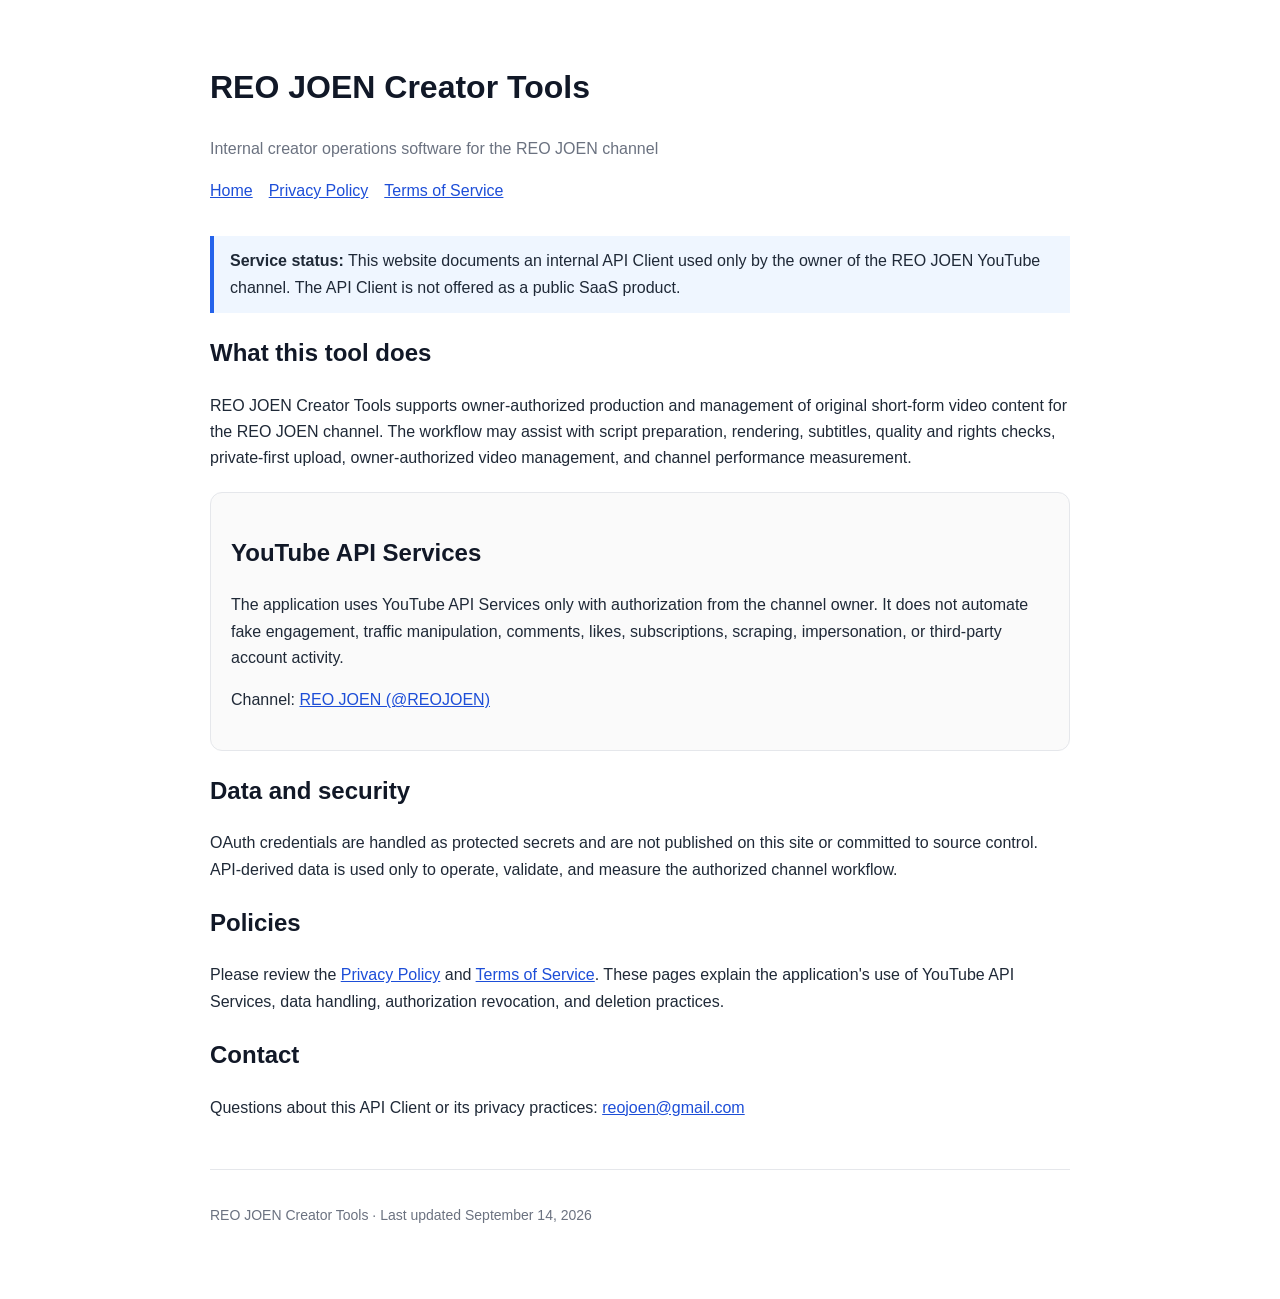
<file: site/index.html>
<!doctype html><html lang="en"><head><meta charset="utf-8"><meta name="viewport" content="width=device-width,initial-scale=1"><title>REO JOEN Creator Tools</title><link rel="stylesheet" href="./styles.css"></head><body><header><h1>REO JOEN Creator Tools</h1><p class="muted">Internal creator operations software for the REO JOEN channel</p><nav><a href="./">Home</a><a href="./privacy/">Privacy Policy</a><a href="./terms/">Terms of Service</a></nav></header><main><div class="notice"><strong>Service status:</strong> This website documents an internal API Client used only by the owner of the REO JOEN YouTube channel. The API Client is not offered as a public SaaS product.</div><h2>What this tool does</h2><p>REO JOEN Creator Tools supports owner-authorized production and management of original short-form video content for the REO JOEN channel. The workflow may assist with script preparation, rendering, subtitles, quality and rights checks, private-first upload, owner-authorized video management, and channel performance measurement.</p><div class="card"><h2>YouTube API Services</h2><p>The application uses YouTube API Services only with authorization from the channel owner. It does not automate fake engagement, traffic manipulation, comments, likes, subscriptions, scraping, impersonation, or third-party account activity.</p><p>Channel: <a href="https://www.youtube.com/@REOJOEN">REO JOEN (@REOJOEN)</a></p></div><h2>Data and security</h2><p>OAuth credentials are handled as protected secrets and are not published on this site or committed to source control. API-derived data is used only to operate, validate, and measure the authorized channel workflow.</p><h2>Policies</h2><p>Please review the <a href="./privacy/">Privacy Policy</a> and <a href="./terms/">Terms of Service</a>. These pages explain the application's use of YouTube API Services, data handling, authorization revocation, and deletion practices.</p><h2>Contact</h2><p>Questions about this API Client or its privacy practices: <a href="mailto:reojoen@gmail.com">reojoen@gmail.com</a></p></main><footer><p>REO JOEN Creator Tools · Last updated September 14, 2026</p></footer></body></html>
</file>
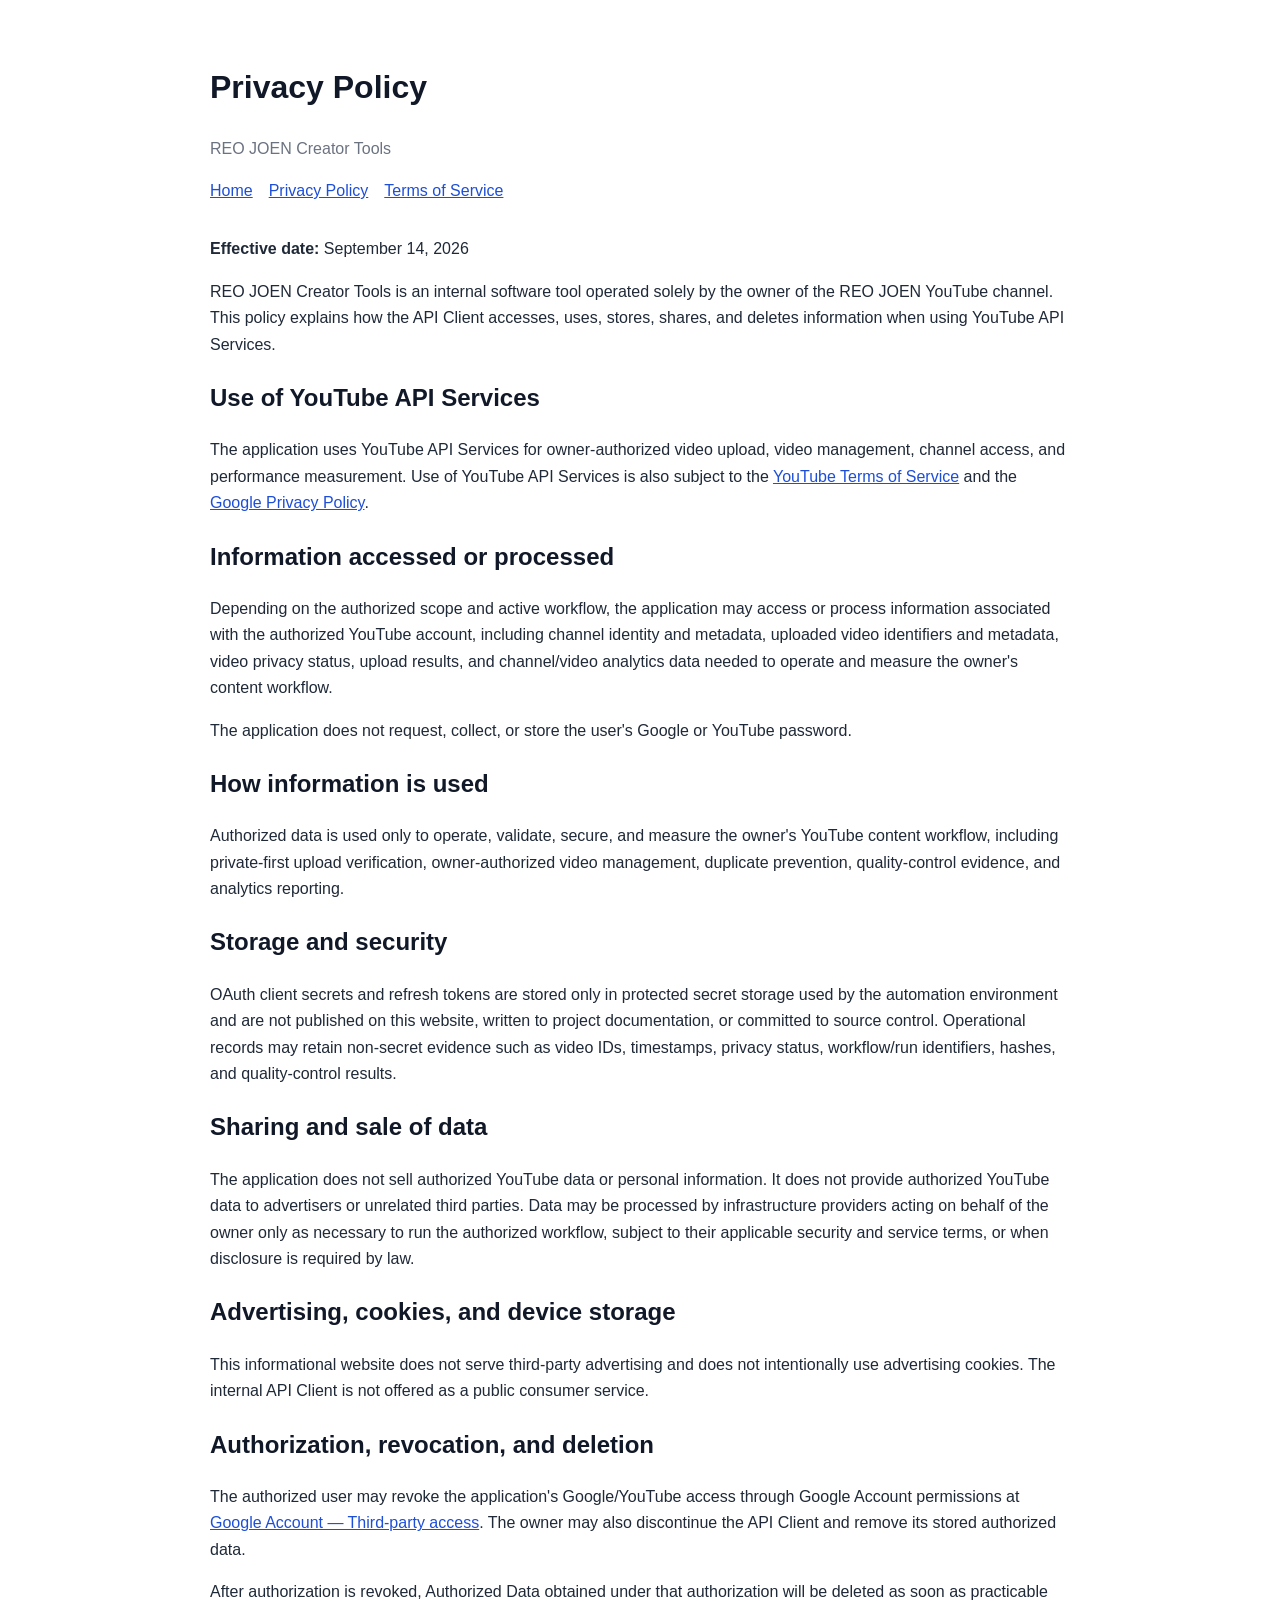
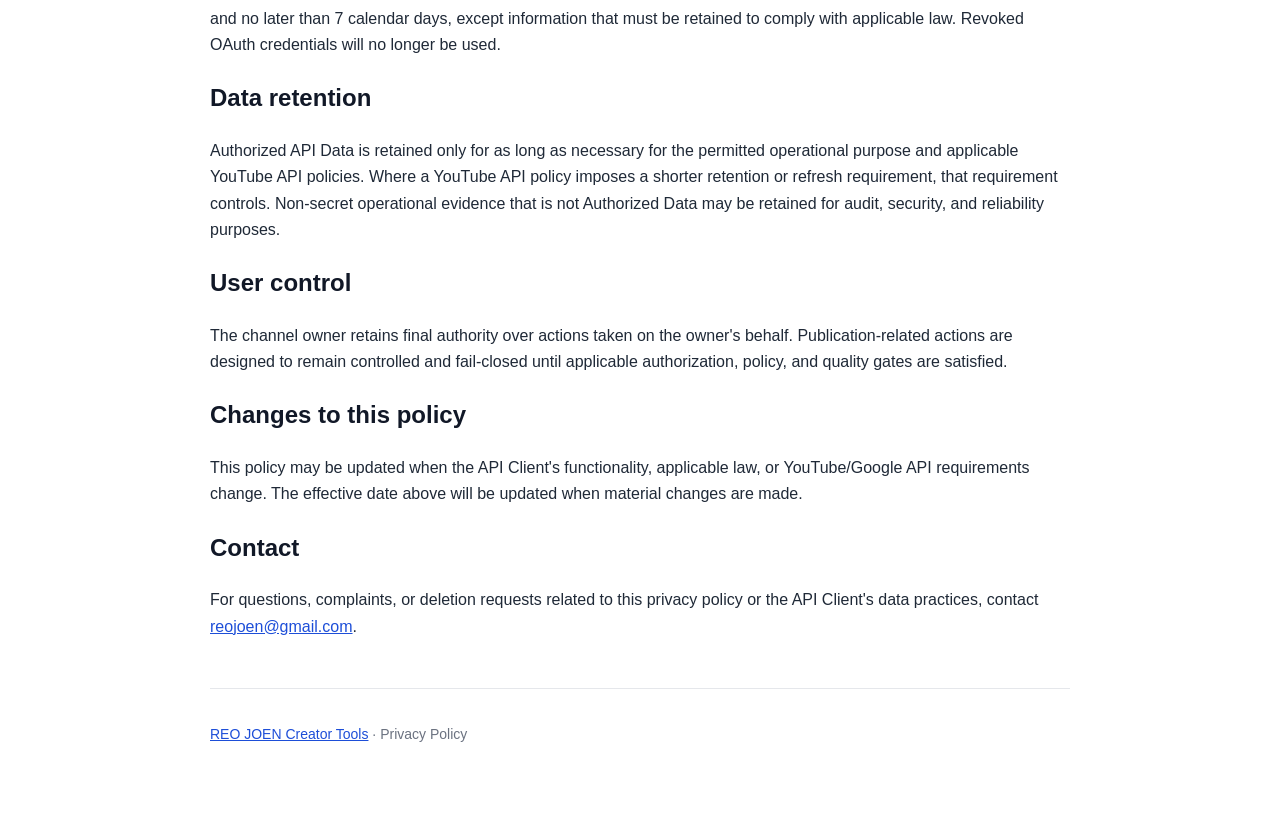
<file: site/privacy/index.html>
<!doctype html><html lang="en"><head><meta charset="utf-8"><meta name="viewport" content="width=device-width,initial-scale=1"><title>Privacy Policy | REO JOEN Creator Tools</title><link rel="stylesheet" href="../styles.css"></head><body><header><h1>Privacy Policy</h1><p class="muted">REO JOEN Creator Tools</p><nav><a href="../">Home</a><a href="./">Privacy Policy</a><a href="../terms/">Terms of Service</a></nav></header><main><p><strong>Effective date:</strong> September 14, 2026</p><p>REO JOEN Creator Tools is an internal software tool operated solely by the owner of the REO JOEN YouTube channel. This policy explains how the API Client accesses, uses, stores, shares, and deletes information when using YouTube API Services.</p><h2>Use of YouTube API Services</h2><p>The application uses YouTube API Services for owner-authorized video upload, video management, channel access, and performance measurement. Use of YouTube API Services is also subject to the <a href="https://www.youtube.com/t/terms">YouTube Terms of Service</a> and the <a href="https://policies.google.com/privacy">Google Privacy Policy</a>.</p><h2>Information accessed or processed</h2><p>Depending on the authorized scope and active workflow, the application may access or process information associated with the authorized YouTube account, including channel identity and metadata, uploaded video identifiers and metadata, video privacy status, upload results, and channel/video analytics data needed to operate and measure the owner's content workflow.</p><p>The application does not request, collect, or store the user's Google or YouTube password.</p><h2>How information is used</h2><p>Authorized data is used only to operate, validate, secure, and measure the owner's YouTube content workflow, including private-first upload verification, owner-authorized video management, duplicate prevention, quality-control evidence, and analytics reporting.</p><h2>Storage and security</h2><p>OAuth client secrets and refresh tokens are stored only in protected secret storage used by the automation environment and are not published on this website, written to project documentation, or committed to source control. Operational records may retain non-secret evidence such as video IDs, timestamps, privacy status, workflow/run identifiers, hashes, and quality-control results.</p><h2>Sharing and sale of data</h2><p>The application does not sell authorized YouTube data or personal information. It does not provide authorized YouTube data to advertisers or unrelated third parties. Data may be processed by infrastructure providers acting on behalf of the owner only as necessary to run the authorized workflow, subject to their applicable security and service terms, or when disclosure is required by law.</p><h2>Advertising, cookies, and device storage</h2><p>This informational website does not serve third-party advertising and does not intentionally use advertising cookies. The internal API Client is not offered as a public consumer service.</p><h2>Authorization, revocation, and deletion</h2><p>The authorized user may revoke the application's Google/YouTube access through Google Account permissions at <a href="https://myaccount.google.com/permissions">Google Account — Third-party access</a>. The owner may also discontinue the API Client and remove its stored authorized data.</p><p>After authorization is revoked, Authorized Data obtained under that authorization will be deleted as soon as practicable and no later than 7 calendar days, except information that must be retained to comply with applicable law. Revoked OAuth credentials will no longer be used.</p><h2>Data retention</h2><p>Authorized API Data is retained only for as long as necessary for the permitted operational purpose and applicable YouTube API policies. Where a YouTube API policy imposes a shorter retention or refresh requirement, that requirement controls. Non-secret operational evidence that is not Authorized Data may be retained for audit, security, and reliability purposes.</p><h2>User control</h2><p>The channel owner retains final authority over actions taken on the owner's behalf. Publication-related actions are designed to remain controlled and fail-closed until applicable authorization, policy, and quality gates are satisfied.</p><h2>Changes to this policy</h2><p>This policy may be updated when the API Client's functionality, applicable law, or YouTube/Google API requirements change. The effective date above will be updated when material changes are made.</p><h2>Contact</h2><p>For questions, complaints, or deletion requests related to this privacy policy or the API Client's data practices, contact <a href="mailto:reojoen@gmail.com">reojoen@gmail.com</a>.</p></main><footer><p><a href="../">REO JOEN Creator Tools</a> · Privacy Policy</p></footer></body></html>
</file>
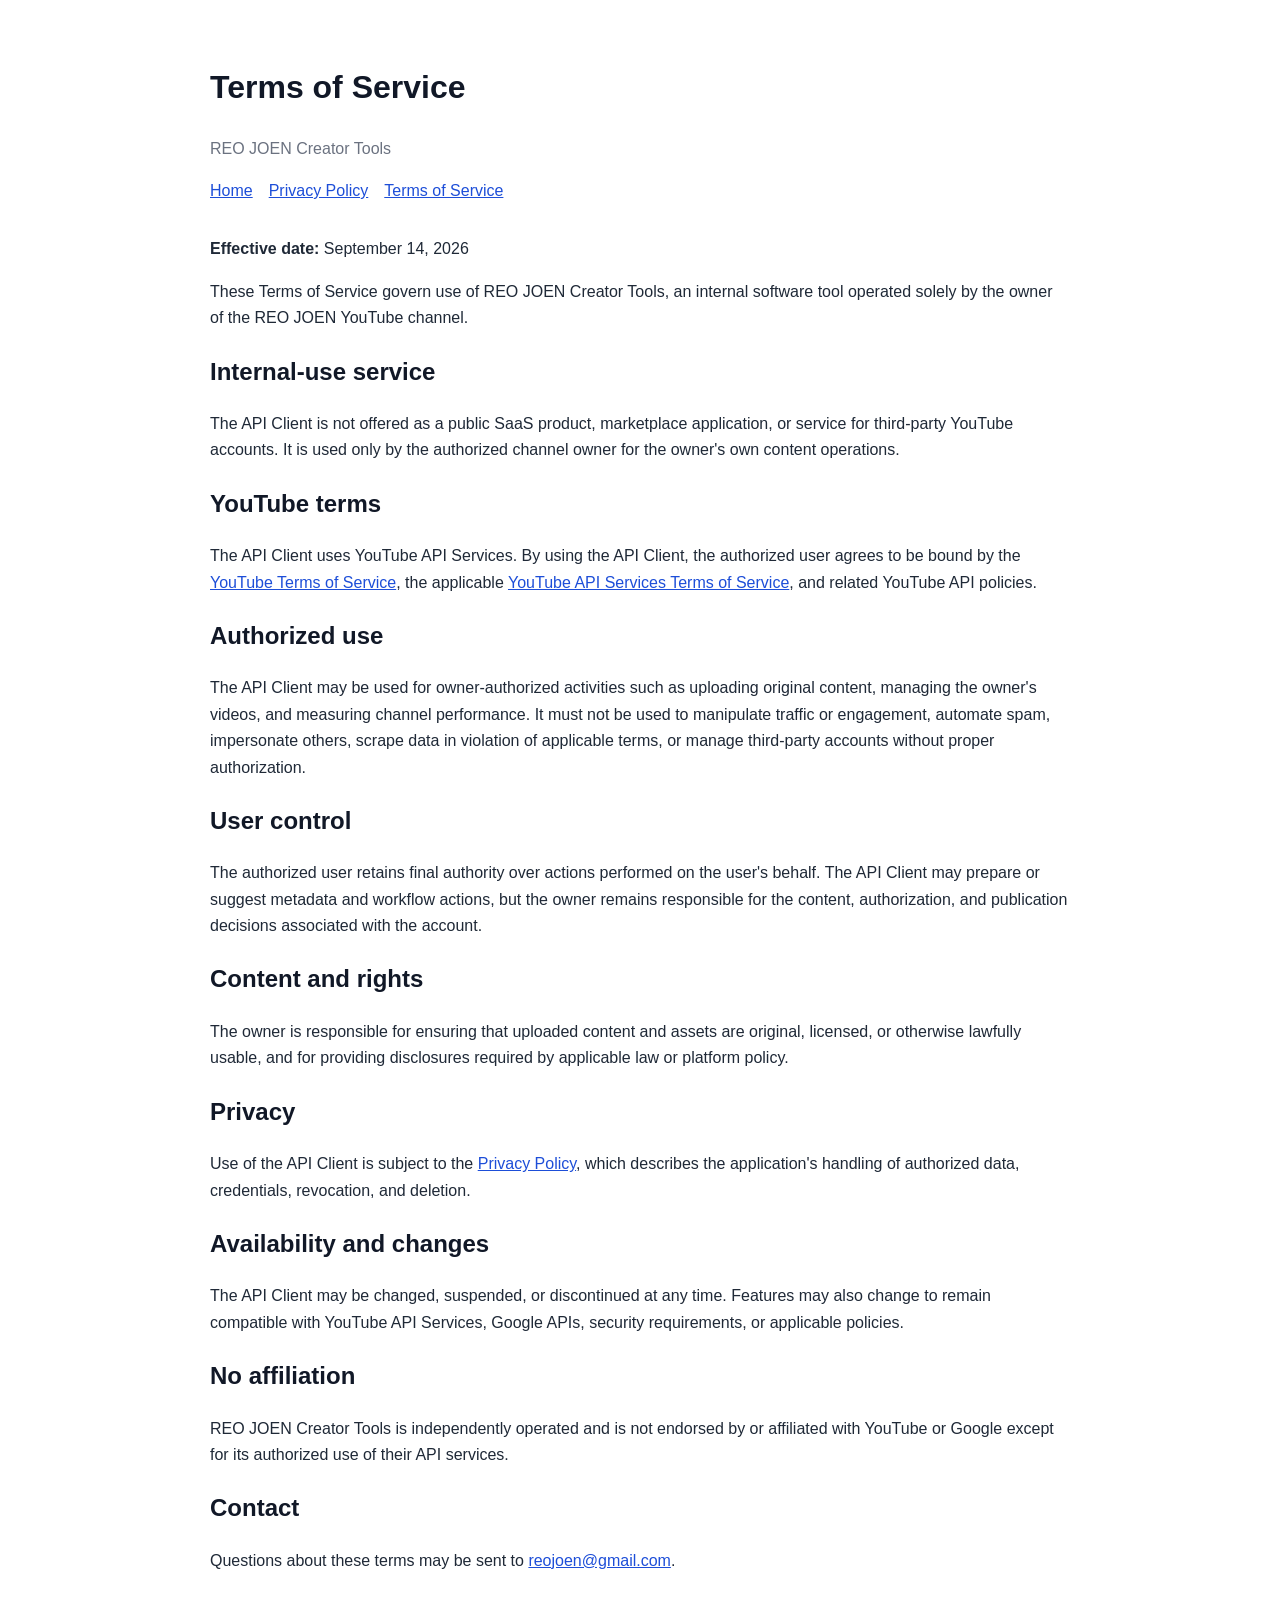
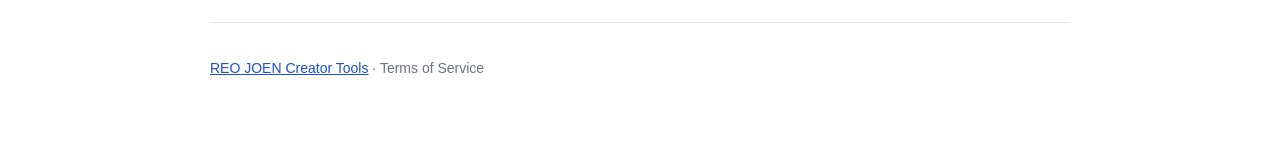
<file: site/terms/index.html>
<!doctype html><html lang="en"><head><meta charset="utf-8"><meta name="viewport" content="width=device-width,initial-scale=1"><title>Terms of Service | REO JOEN Creator Tools</title><link rel="stylesheet" href="../styles.css"></head><body><header><h1>Terms of Service</h1><p class="muted">REO JOEN Creator Tools</p><nav><a href="../">Home</a><a href="../privacy/">Privacy Policy</a><a href="./">Terms of Service</a></nav></header><main><p><strong>Effective date:</strong> September 14, 2026</p><p>These Terms of Service govern use of REO JOEN Creator Tools, an internal software tool operated solely by the owner of the REO JOEN YouTube channel.</p><h2>Internal-use service</h2><p>The API Client is not offered as a public SaaS product, marketplace application, or service for third-party YouTube accounts. It is used only by the authorized channel owner for the owner's own content operations.</p><h2>YouTube terms</h2><p>The API Client uses YouTube API Services. By using the API Client, the authorized user agrees to be bound by the <a href="https://www.youtube.com/t/terms">YouTube Terms of Service</a>, the applicable <a href="https://developers.google.com/youtube/terms/api-services-terms-of-service">YouTube API Services Terms of Service</a>, and related YouTube API policies.</p><h2>Authorized use</h2><p>The API Client may be used for owner-authorized activities such as uploading original content, managing the owner's videos, and measuring channel performance. It must not be used to manipulate traffic or engagement, automate spam, impersonate others, scrape data in violation of applicable terms, or manage third-party accounts without proper authorization.</p><h2>User control</h2><p>The authorized user retains final authority over actions performed on the user's behalf. The API Client may prepare or suggest metadata and workflow actions, but the owner remains responsible for the content, authorization, and publication decisions associated with the account.</p><h2>Content and rights</h2><p>The owner is responsible for ensuring that uploaded content and assets are original, licensed, or otherwise lawfully usable, and for providing disclosures required by applicable law or platform policy.</p><h2>Privacy</h2><p>Use of the API Client is subject to the <a href="../privacy/">Privacy Policy</a>, which describes the application's handling of authorized data, credentials, revocation, and deletion.</p><h2>Availability and changes</h2><p>The API Client may be changed, suspended, or discontinued at any time. Features may also change to remain compatible with YouTube API Services, Google APIs, security requirements, or applicable policies.</p><h2>No affiliation</h2><p>REO JOEN Creator Tools is independently operated and is not endorsed by or affiliated with YouTube or Google except for its authorized use of their API services.</p><h2>Contact</h2><p>Questions about these terms may be sent to <a href="mailto:reojoen@gmail.com">reojoen@gmail.com</a>.</p></main><footer><p><a href="../">REO JOEN Creator Tools</a> · Terms of Service</p></footer></body></html>
</file>
<file: site/styles.css>
body{font-family:Arial,Helvetica,sans-serif;max-width:860px;margin:0 auto;padding:40px 24px;line-height:1.65;color:#1f2937;background:#fff}header,footer{margin:0 0 32px}nav a{margin-right:16px}h1,h2{color:#111827}a{color:#1d4ed8}code{background:#f3f4f6;padding:2px 5px;border-radius:4px}.card{border:1px solid #e5e7eb;border-radius:12px;padding:20px;margin:20px 0;background:#fafafa}.muted{color:#6b7280}.notice{border-left:4px solid #2563eb;padding:12px 16px;background:#eff6ff}ul{padding-left:22px}footer{border-top:1px solid #e5e7eb;padding-top:20px;margin-top:48px;font-size:14px;color:#6b7280}
</file>
